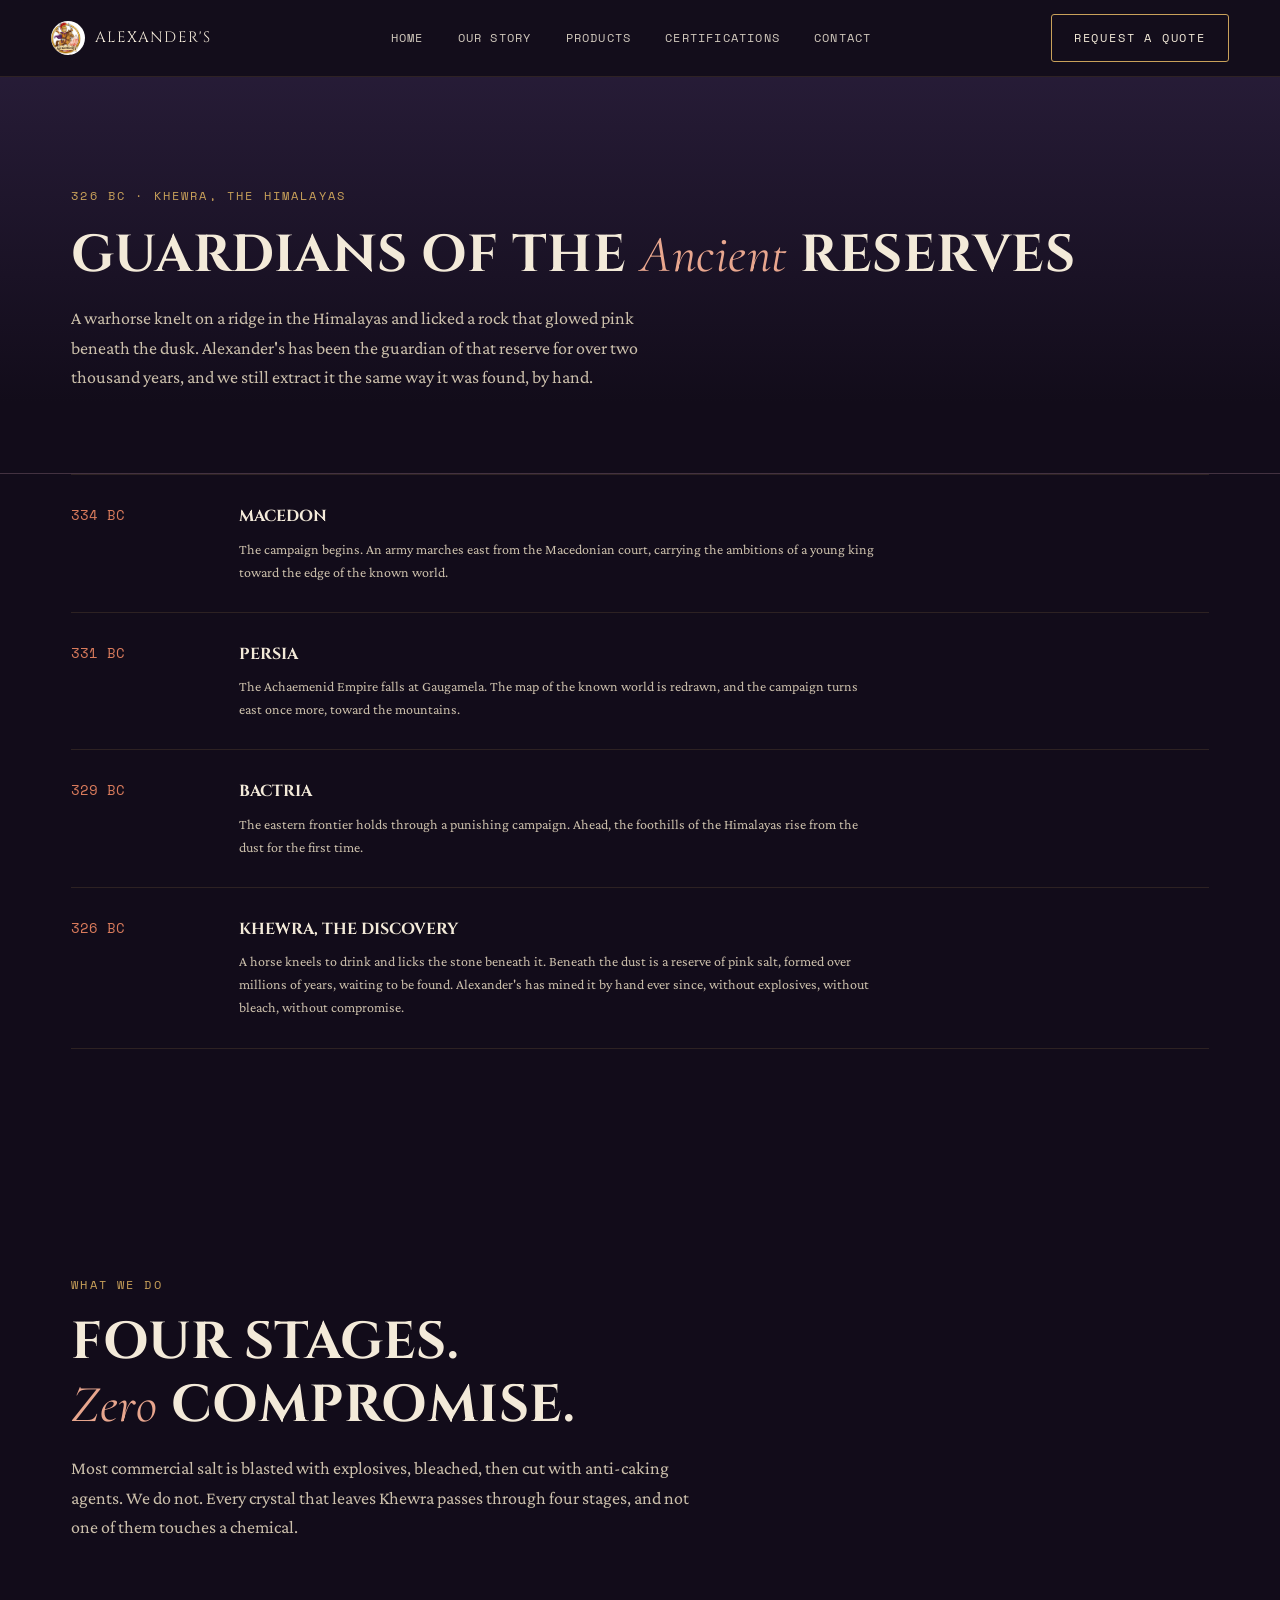
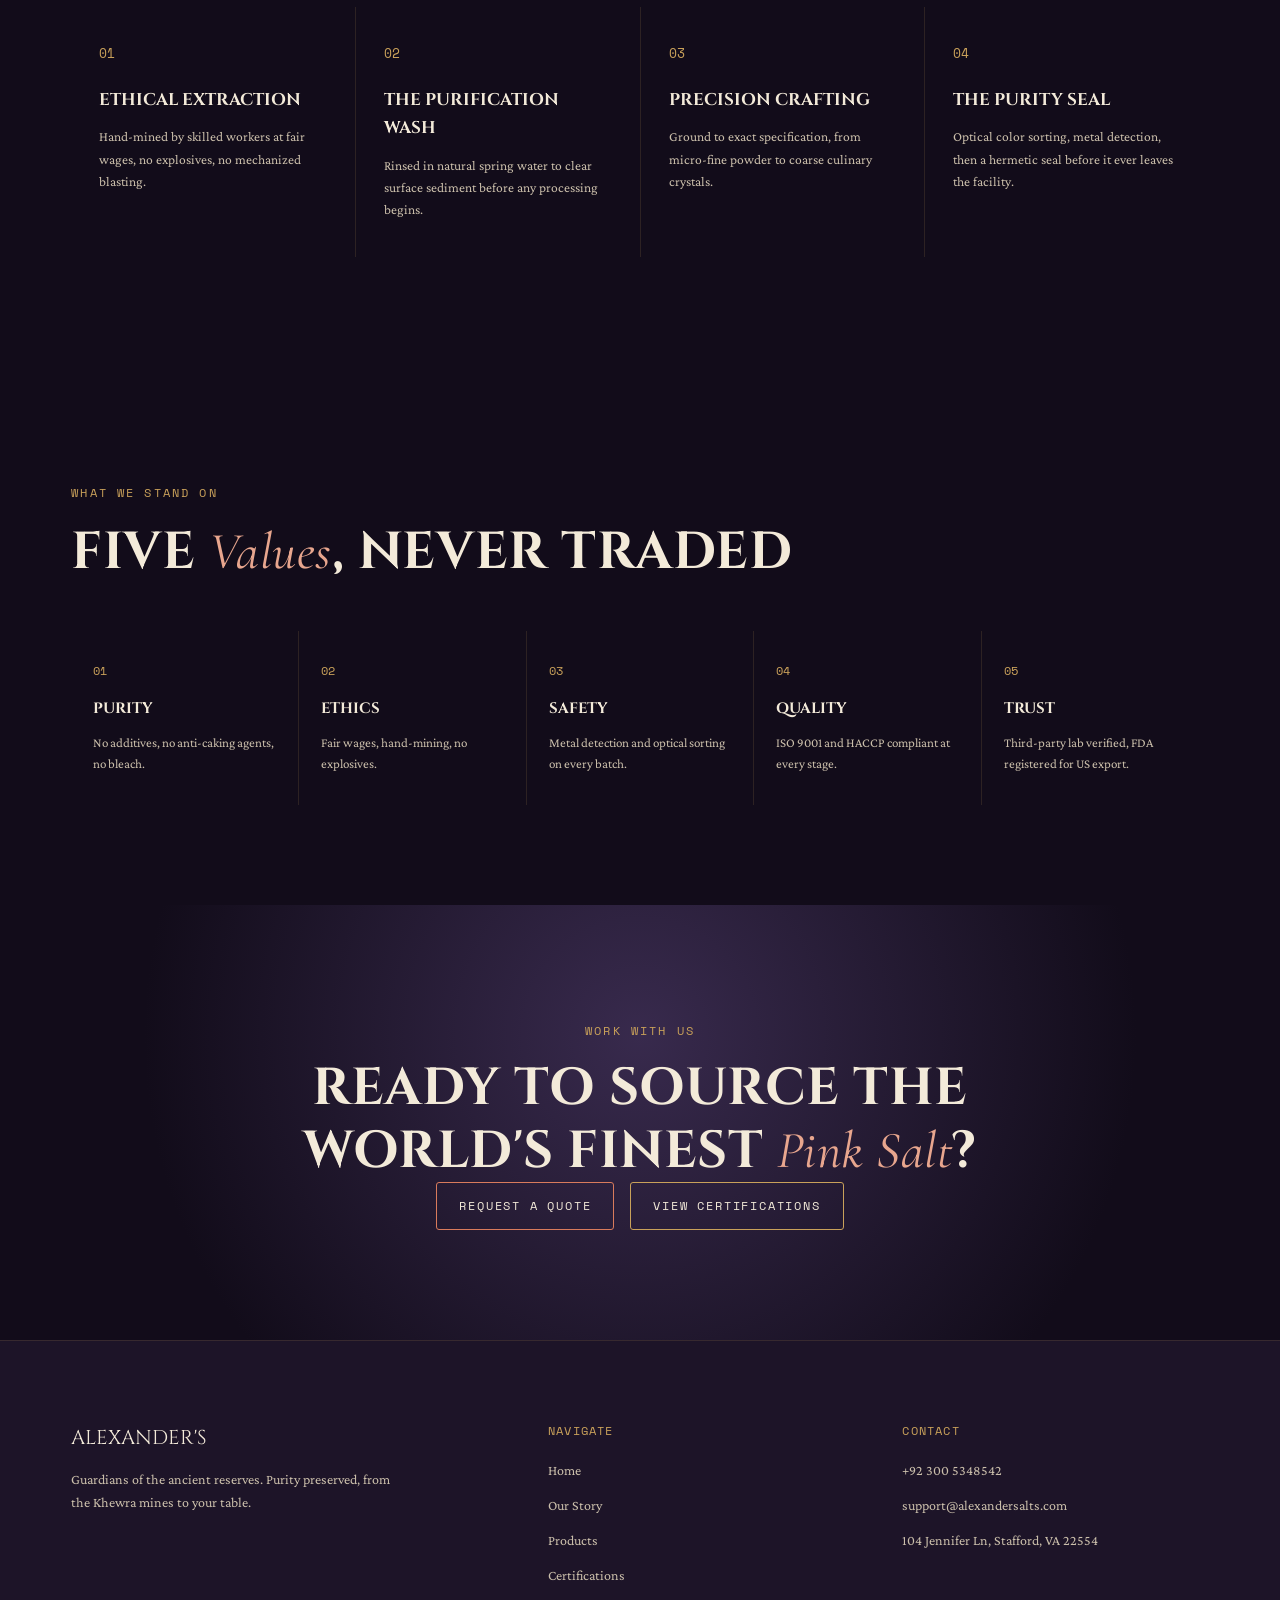
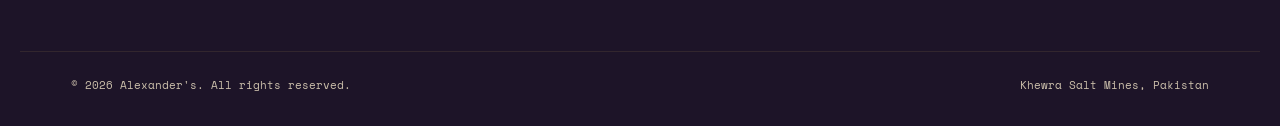
<file: about.html>
<!DOCTYPE html>
<html lang="en">
<head>
<meta charset="UTF-8">
<meta name="viewport" content="width=device-width, initial-scale=1.0">
<title>Our Story | Alexander's</title>
<meta name="description" content="In 326 BC, a warhorse discovered a rock that glowed pink beneath the Himalayan dusk. The story of Alexander's, guardians of that reserve ever since.">
<link rel="preconnect" href="https://fonts.googleapis.com">
<link rel="preconnect" href="https://fonts.gstatic.com" crossorigin>
<link href="https://fonts.googleapis.com/css2?family=Cinzel:wght@400;600;700;900&family=Cormorant+Garamond:ital@1&family=Crimson+Pro:ital,wght@0,400;0,500;0,600;1,400&family=Space+Mono:wght@400;700&display=swap" rel="stylesheet">
<link rel="stylesheet" href="css/style.css">
</head>
<body>

<nav class="site-nav is-solid" id="siteNav">
  <a href="index.html" class="site-nav__brand">
    <img src="assets/images/logo-badge-crop.jpeg" alt="Alexander's emblem">
    Alexander's
  </a>
  <div class="site-nav__links">
    <a href="index.html">Home</a>
    <a href="about.html">Our Story</a>
    <a href="products.html">Products</a>
    <a href="certifications.html">Certifications</a>
    <a href="contact.html">Contact</a>
  </div>
  <div class="site-nav__cta">
    <span class="site-nav__phone">+92 300 5348542</span>
    <a href="contact.html" class="btn">Request A Quote</a>
    <button class="nav-toggle" aria-label="Open menu">&#9776;</button>
  </div>
</nav>

<section class="page-hero">
  <div class="wrap">
    <span class="eyebrow">326 BC &middot; Khewra, The Himalayas</span>
    <h1 class="section-title" style="margin-top:14px;">Guardians Of The <span class="accent">Ancient</span> Reserves</h1>
    <p>A warhorse knelt on a ridge in the Himalayas and licked a rock that glowed pink beneath the dusk. Alexander's has been the guardian of that reserve for over two thousand years, and we still extract it the same way it was found, by hand.</p>
  </div>
</section>

<section class="timeline">
  <div class="wrap">
    <div class="timeline__row reveal">
      <div class="timeline__year">334 BC</div>
      <div>
        <h3>Macedon</h3>
        <p>The campaign begins. An army marches east from the Macedonian court, carrying the ambitions of a young king toward the edge of the known world.</p>
      </div>
    </div>
    <div class="timeline__row reveal">
      <div class="timeline__year">331 BC</div>
      <div>
        <h3>Persia</h3>
        <p>The Achaemenid Empire falls at Gaugamela. The map of the known world is redrawn, and the campaign turns east once more, toward the mountains.</p>
      </div>
    </div>
    <div class="timeline__row reveal">
      <div class="timeline__year">329 BC</div>
      <div>
        <h3>Bactria</h3>
        <p>The eastern frontier holds through a punishing campaign. Ahead, the foothills of the Himalayas rise from the dust for the first time.</p>
      </div>
    </div>
    <div class="timeline__row reveal">
      <div class="timeline__year">326 BC</div>
      <div>
        <h3>Khewra, the discovery</h3>
        <p>A horse kneels to drink and licks the stone beneath it. Beneath the dust is a reserve of pink salt, formed over millions of years, waiting to be found. Alexander's has mined it by hand ever since, without explosives, without bleach, without compromise.</p>
      </div>
    </div>
  </div>
</section>

<section class="process">
  <div class="wrap">
    <div class="process__head">
      <span class="eyebrow">What We Do</span>
      <h2 class="section-title" style="margin-top:14px;">Four Stages. <span class="accent">Zero</span> Compromise.</h2>
      <p>Most commercial salt is blasted with explosives, bleached, then cut with anti-caking agents. We do not. Every crystal that leaves Khewra passes through four stages, and not one of them touches a chemical.</p>
    </div>
    <div class="process__grid">
      <div class="process__step reveal"><div class="num">01</div><h3>Ethical Extraction</h3><p>Hand-mined by skilled workers at fair wages, no explosives, no mechanized blasting.</p></div>
      <div class="process__step reveal"><div class="num">02</div><h3>The Purification Wash</h3><p>Rinsed in natural spring water to clear surface sediment before any processing begins.</p></div>
      <div class="process__step reveal"><div class="num">03</div><h3>Precision Crafting</h3><p>Ground to exact specification, from micro-fine powder to coarse culinary crystals.</p></div>
      <div class="process__step reveal"><div class="num">04</div><h3>The Purity Seal</h3><p>Optical color sorting, metal detection, then a hermetic seal before it ever leaves the facility.</p></div>
    </div>
  </div>
</section>

<section class="values">
  <div class="wrap">
    <span class="eyebrow">What We Stand On</span>
    <h2 class="section-title" style="margin-top:14px;">Five <span class="accent">Values</span>, Never Traded</h2>
    <div class="values__grid">
      <div class="value-card reveal"><div class="num">01</div><h3>Purity</h3><p>No additives, no anti-caking agents, no bleach.</p></div>
      <div class="value-card reveal"><div class="num">02</div><h3>Ethics</h3><p>Fair wages, hand-mining, no explosives.</p></div>
      <div class="value-card reveal"><div class="num">03</div><h3>Safety</h3><p>Metal detection and optical sorting on every batch.</p></div>
      <div class="value-card reveal"><div class="num">04</div><h3>Quality</h3><p>ISO 9001 and HACCP compliant at every stage.</p></div>
      <div class="value-card reveal"><div class="num">05</div><h3>Trust</h3><p>Third-party lab verified, FDA registered for US export.</p></div>
    </div>
  </div>
</section>

<section class="cta-band">
  <div class="wrap">
    <span class="eyebrow">Work With Us</span>
    <h2 class="section-title" style="margin-top:14px;">Ready To Source The World's Finest <span class="accent">Pink Salt</span>?</h2>
    <div class="cta-band__actions">
      <a href="contact.html" class="btn btn--ember">Request A Quote</a>
      <a href="certifications.html" class="btn">View Certifications</a>
    </div>
  </div>
</section>

<footer class="site-footer" id="contact">
  <div class="wrap footer__grid">
    <div>
      <div class="footer__brand">Alexander's</div>
      <p class="footer__tagline">Guardians of the ancient reserves. Purity preserved, from the Khewra mines to your table.</p>
    </div>
    <div>
      <div class="footer__heading">Navigate</div>
      <div class="footer__links">
        <a href="index.html">Home</a>
        <a href="about.html">Our Story</a>
        <a href="products.html">Products</a>
        <a href="certifications.html">Certifications</a>
      </div>
    </div>
    <div>
      <div class="footer__heading">Contact</div>
      <div class="footer__contact">
        <a href="tel:+923005348542">+92 300 5348542</a>
        <a href="mailto:support@alexandersalts.com">support@alexandersalts.com</a>
        <span>104 Jennifer Ln, Stafford, VA 22554</span>
      </div>
    </div>
  </div>
  <div class="wrap footer__bottom">
    <span>&copy; 2026 Alexander's. All rights reserved.</span>
    <span>Khewra Salt Mines, Pakistan</span>
  </div>
</footer>

<script src="js/script.js"></script>
</body>
</html>
</file>
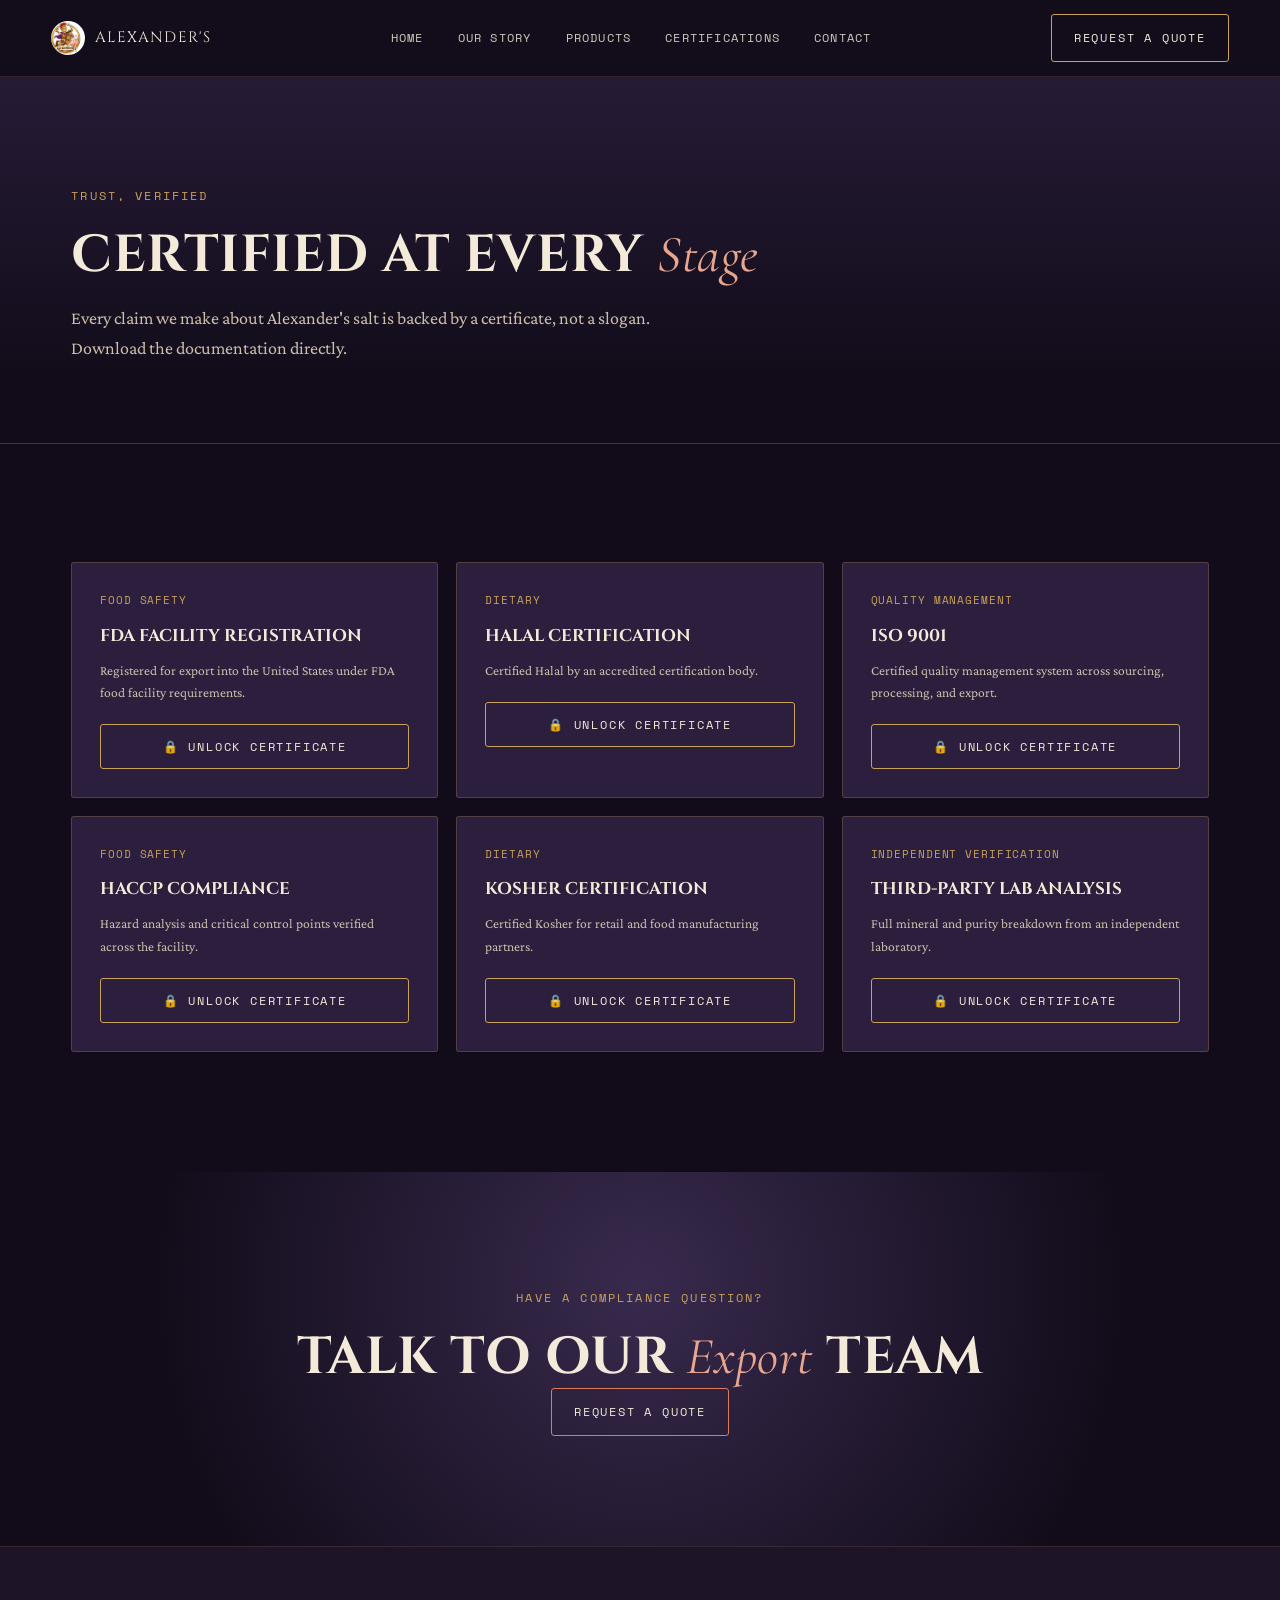
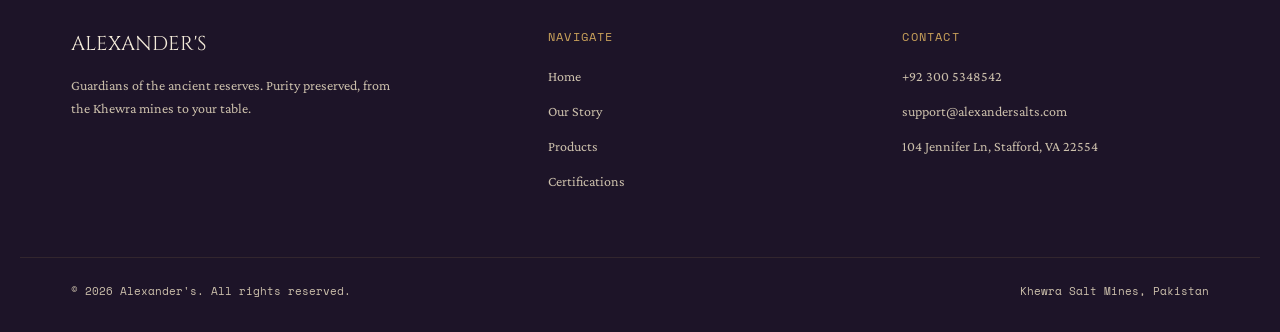
<file: certifications.html>
<!DOCTYPE html>
<html lang="en">
<head>
<meta charset="UTF-8">
<meta name="viewport" content="width=device-width, initial-scale=1.0">
<title>Certifications | Alexander's</title>
<meta name="description" content="FDA registration, Halal, ISO 9001, HACCP, Kosher certification, and independent lab purity analysis for Alexander's Himalayan pink salt.">
<link rel="preconnect" href="https://fonts.googleapis.com">
<link rel="preconnect" href="https://fonts.gstatic.com" crossorigin>
<link href="https://fonts.googleapis.com/css2?family=Cinzel:wght@400;600;700;900&family=Cormorant+Garamond:ital@1&family=Crimson+Pro:ital,wght@0,400;0,500;0,600;1,400&family=Space+Mono:wght@400;700&display=swap" rel="stylesheet">
<link rel="stylesheet" href="css/style.css">
</head>
<body>

<nav class="site-nav is-solid" id="siteNav">
  <a href="index.html" class="site-nav__brand">
    <img src="assets/images/logo-badge-crop.jpeg" alt="Alexander's emblem">
    Alexander's
  </a>
  <div class="site-nav__links">
    <a href="index.html">Home</a>
    <a href="about.html">Our Story</a>
    <a href="products.html">Products</a>
    <a href="certifications.html">Certifications</a>
    <a href="contact.html">Contact</a>
  </div>
  <div class="site-nav__cta">
    <span class="site-nav__phone">+92 300 5348542</span>
    <a href="contact.html" class="btn">Request A Quote</a>
    <button class="nav-toggle" aria-label="Open menu">&#9776;</button>
  </div>
</nav>

<section class="page-hero">
  <div class="wrap">
    <span class="eyebrow">Trust, Verified</span>
    <h1 class="section-title" style="margin-top:14px;">Certified At Every <span class="accent">Stage</span></h1>
    <p>Every claim we make about Alexander's salt is backed by a certificate, not a slogan. Download the documentation directly.</p>
  </div>
</section>

<section class="products" style="padding-top:70px;">
  <div class="wrap">
    <!--
      Real security lives server-side: wordpress/cert-password-gate.php
      is a WPCode snippet that checks the password and streams the PDF
      bytes directly, the files are never at a guessable public URL.
      data-cert-id below must match the $id keys in that PHP file.
      Until that snippet is installed, "Unlock" fails gracefully with
      a clear message, same pattern as the contact form.
    -->
    <div class="cert-page-grid">
      <div class="cert-card reveal">
        <div class="cert-card__label">Food Safety</div>
        <h3>FDA Facility Registration</h3>
        <p>Registered for export into the United States under FDA food facility requirements.</p>
        <button class="btn cert-unlock" data-cert-id="fda-registration" data-cert-name="FDA Facility Registration">&#128274; Unlock Certificate</button>
      </div>
      <div class="cert-card reveal">
        <div class="cert-card__label">Dietary</div>
        <h3>Halal Certification</h3>
        <p>Certified Halal by an accredited certification body.</p>
        <button class="btn cert-unlock" data-cert-id="halal-certification" data-cert-name="Halal Certification">&#128274; Unlock Certificate</button>
      </div>
      <div class="cert-card reveal">
        <div class="cert-card__label">Quality Management</div>
        <h3>ISO 9001</h3>
        <p>Certified quality management system across sourcing, processing, and export.</p>
        <button class="btn cert-unlock" data-cert-id="iso-9001" data-cert-name="ISO 9001">&#128274; Unlock Certificate</button>
      </div>
      <div class="cert-card reveal">
        <div class="cert-card__label">Food Safety</div>
        <h3>HACCP Compliance</h3>
        <p>Hazard analysis and critical control points verified across the facility.</p>
        <button class="btn cert-unlock" data-cert-id="haccp" data-cert-name="HACCP Compliance">&#128274; Unlock Certificate</button>
      </div>
      <div class="cert-card reveal">
        <div class="cert-card__label">Dietary</div>
        <h3>Kosher Certification</h3>
        <p>Certified Kosher for retail and food manufacturing partners.</p>
        <button class="btn cert-unlock" data-cert-id="kosher-certification" data-cert-name="Kosher Certification">&#128274; Unlock Certificate</button>
      </div>
      <div class="cert-card reveal">
        <div class="cert-card__label">Independent Verification</div>
        <h3>Third-Party Lab Analysis</h3>
        <p>Full mineral and purity breakdown from an independent laboratory.</p>
        <button class="btn cert-unlock" data-cert-id="lab-analysis" data-cert-name="Third-Party Lab Analysis">&#128274; Unlock Certificate</button>
      </div>
    </div>
  </div>
</section>

<div class="cert-modal" id="certModal" role="dialog" aria-modal="true" aria-hidden="true">
  <div class="cert-modal__backdrop" id="certModalBackdrop"></div>
  <div class="cert-modal__panel">
    <button class="cert-modal__close" id="certModalClose" aria-label="Close">&times;</button>

    <div class="cert-modal__gate" id="certGate">
      <div class="cert-modal__lock">&#128274;</div>
      <h3 id="certGateTitle">Enter Password</h3>
      <p>This certificate is restricted. Enter the password to view it.</p>
      <form id="certGateForm">
        <input type="password" id="certGatePassword" placeholder="Password" required autocomplete="current-password">
        <button type="submit" class="btn btn--ember">Unlock</button>
      </form>
      <div class="form-status" id="certGateStatus"></div>
    </div>

    <div class="cert-modal__viewer" id="certViewer" hidden>
      <iframe id="certPdfFrame" title="Certificate PDF"></iframe>
    </div>
  </div>
</div>

<section class="cta-band">
  <div class="wrap">
    <span class="eyebrow">Have A Compliance Question?</span>
    <h2 class="section-title" style="margin-top:14px;">Talk To Our <span class="accent">Export</span> Team</h2>
    <div class="cta-band__actions">
      <a href="contact.html" class="btn btn--ember">Request A Quote</a>
    </div>
  </div>
</section>

<footer class="site-footer" id="contact">
  <div class="wrap footer__grid">
    <div>
      <div class="footer__brand">Alexander's</div>
      <p class="footer__tagline">Guardians of the ancient reserves. Purity preserved, from the Khewra mines to your table.</p>
    </div>
    <div>
      <div class="footer__heading">Navigate</div>
      <div class="footer__links">
        <a href="index.html">Home</a>
        <a href="about.html">Our Story</a>
        <a href="products.html">Products</a>
        <a href="certifications.html">Certifications</a>
      </div>
    </div>
    <div>
      <div class="footer__heading">Contact</div>
      <div class="footer__contact">
        <a href="tel:+923005348542">+92 300 5348542</a>
        <a href="mailto:support@alexandersalts.com">support@alexandersalts.com</a>
        <span>104 Jennifer Ln, Stafford, VA 22554</span>
      </div>
    </div>
  </div>
  <div class="wrap footer__bottom">
    <span>&copy; 2026 Alexander's. All rights reserved.</span>
    <span>Khewra Salt Mines, Pakistan</span>
  </div>
</footer>

<script src="js/script.js"></script>
</body>
</html>
</file>
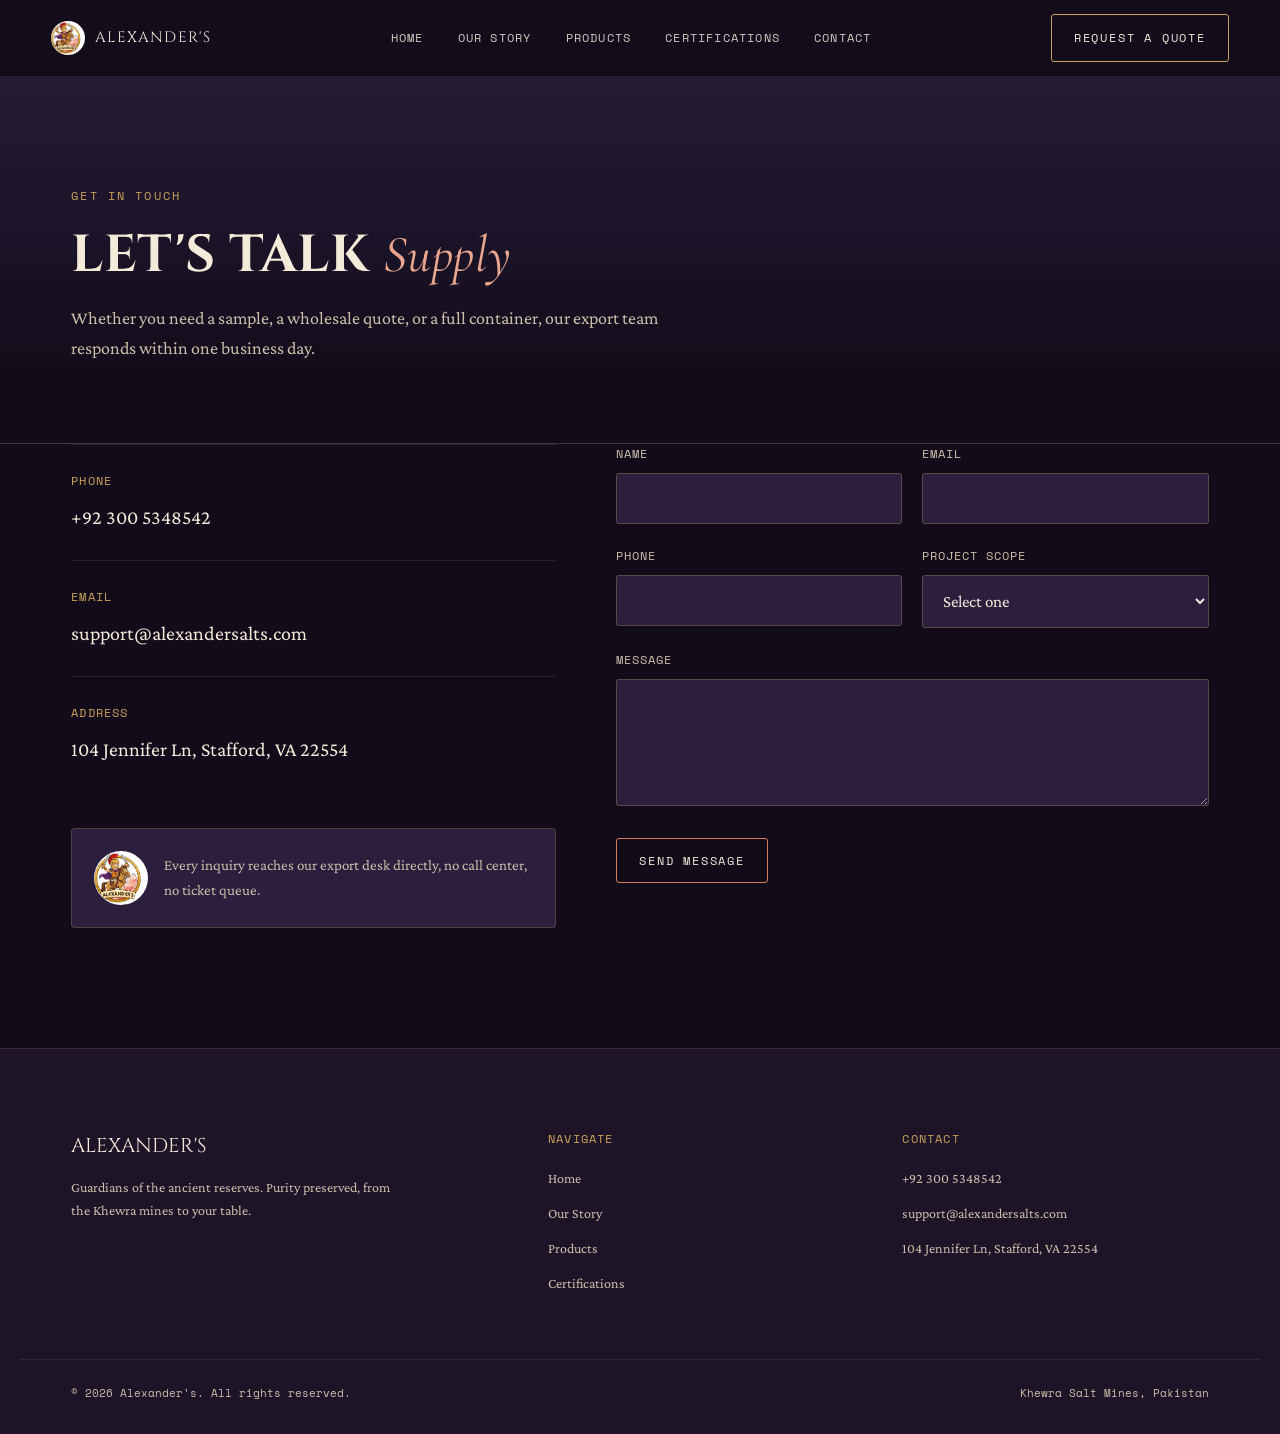
<file: contact.html>
<!DOCTYPE html>
<html lang="en">
<head>
<meta charset="UTF-8">
<meta name="viewport" content="width=device-width, initial-scale=1.0">
<title>Contact | Alexander's</title>
<meta name="description" content="Talk to Alexander's export team about wholesale pricing, bulk container orders, or certifications for Himalayan pink salt.">
<link rel="preconnect" href="https://fonts.googleapis.com">
<link rel="preconnect" href="https://fonts.gstatic.com" crossorigin>
<link href="https://fonts.googleapis.com/css2?family=Cinzel:wght@400;600;700;900&family=Cormorant+Garamond:ital@1&family=Crimson+Pro:ital,wght@0,400;0,500;0,600;1,400&family=Space+Mono:wght@400;700&display=swap" rel="stylesheet">
<link rel="stylesheet" href="css/style.css">
</head>
<body>

<nav class="site-nav is-solid" id="siteNav">
  <a href="index.html" class="site-nav__brand">
    <img src="assets/images/logo-badge-crop.jpeg" alt="Alexander's emblem">
    Alexander's
  </a>
  <div class="site-nav__links">
    <a href="index.html">Home</a>
    <a href="about.html">Our Story</a>
    <a href="products.html">Products</a>
    <a href="certifications.html">Certifications</a>
    <a href="contact.html">Contact</a>
  </div>
  <div class="site-nav__cta">
    <span class="site-nav__phone">+92 300 5348542</span>
    <a href="contact.html" class="btn">Request A Quote</a>
    <button class="nav-toggle" aria-label="Open menu">&#9776;</button>
  </div>
</nav>

<section class="page-hero">
  <div class="wrap">
    <span class="eyebrow">Get In Touch</span>
    <h1 class="section-title" style="margin-top:14px;">Let's Talk <span class="accent">Supply</span></h1>
    <p>Whether you need a sample, a wholesale quote, or a full container, our export team responds within one business day.</p>
  </div>
</section>

<section class="contact-section">
  <div class="wrap contact-grid">

    <div class="reveal">
      <div class="contact-info__item">
        <div class="contact-info__label">Phone</div>
        <div class="contact-info__value"><a href="tel:+923005348542">+92 300 5348542</a></div>
      </div>
      <div class="contact-info__item">
        <div class="contact-info__label">Email</div>
        <div class="contact-info__value"><a href="mailto:support@alexandersalts.com">support@alexandersalts.com</a></div>
      </div>
      <div class="contact-info__item">
        <div class="contact-info__label">Address</div>
        <div class="contact-info__value">104 Jennifer Ln, Stafford, VA 22554</div>
      </div>
      <div class="contact-info__badge">
        <img src="assets/images/logo-badge-crop.jpeg" alt="Alexander's emblem">
        <p>Every inquiry reaches our export desk directly, no call center, no ticket queue.</p>
      </div>
    </div>

    <div class="reveal">
      <!--
        WordPress deployment: this form posts to admin-post.php,
        handled by wordpress/contact-form-handler.php (a WPCode
        PHP snippet that emails the submission via wp_mail() to
        support@alexandersalts.com). Until that snippet is active,
        submitting here will fail gracefully to a mailto fallback,
        see js/script.js contactForm handler.
      -->
      <form id="contactForm" action="/wp-admin/admin-post.php" method="POST">
        <input type="hidden" name="action" value="alexanders_contact">
        <div class="form-row">
          <div class="form-field">
            <label for="name">Name</label>
            <input type="text" id="name" name="name" required>
          </div>
          <div class="form-field">
            <label for="email">Email</label>
            <input type="email" id="email" name="email" required>
          </div>
        </div>
        <div class="form-row">
          <div class="form-field">
            <label for="phone">Phone</label>
            <input type="tel" id="phone" name="phone">
          </div>
          <div class="form-field">
            <label for="scope">Project Scope</label>
            <select id="scope" name="scope" required>
              <option value="">Select one</option>
              <option value="Retail / Wholesale Inquiry">Retail / Wholesale Inquiry</option>
              <option value="Bulk Container Order (FCL/LCL)">Bulk Container Order (FCL/LCL)</option>
              <option value="Private Label">Private Label</option>
              <option value="Certifications Question">Certifications Question</option>
              <option value="General Inquiry">General Inquiry</option>
            </select>
          </div>
        </div>
        <div class="form-field">
          <label for="message">Message</label>
          <textarea id="message" name="message" rows="5" required></textarea>
        </div>
        <button type="submit" class="btn btn--ember">Send Message</button>
        <div class="form-status" id="formStatus" role="status"></div>
      </form>
    </div>

  </div>
</section>

<footer class="site-footer" id="contact">
  <div class="wrap footer__grid">
    <div>
      <div class="footer__brand">Alexander's</div>
      <p class="footer__tagline">Guardians of the ancient reserves. Purity preserved, from the Khewra mines to your table.</p>
    </div>
    <div>
      <div class="footer__heading">Navigate</div>
      <div class="footer__links">
        <a href="index.html">Home</a>
        <a href="about.html">Our Story</a>
        <a href="products.html">Products</a>
        <a href="certifications.html">Certifications</a>
      </div>
    </div>
    <div>
      <div class="footer__heading">Contact</div>
      <div class="footer__contact">
        <a href="tel:+923005348542">+92 300 5348542</a>
        <a href="mailto:support@alexandersalts.com">support@alexandersalts.com</a>
        <span>104 Jennifer Ln, Stafford, VA 22554</span>
      </div>
    </div>
  </div>
  <div class="wrap footer__bottom">
    <span>&copy; 2026 Alexander's. All rights reserved.</span>
    <span>Khewra Salt Mines, Pakistan</span>
  </div>
</footer>

<script src="js/script.js"></script>
</body>
</html>
</file>
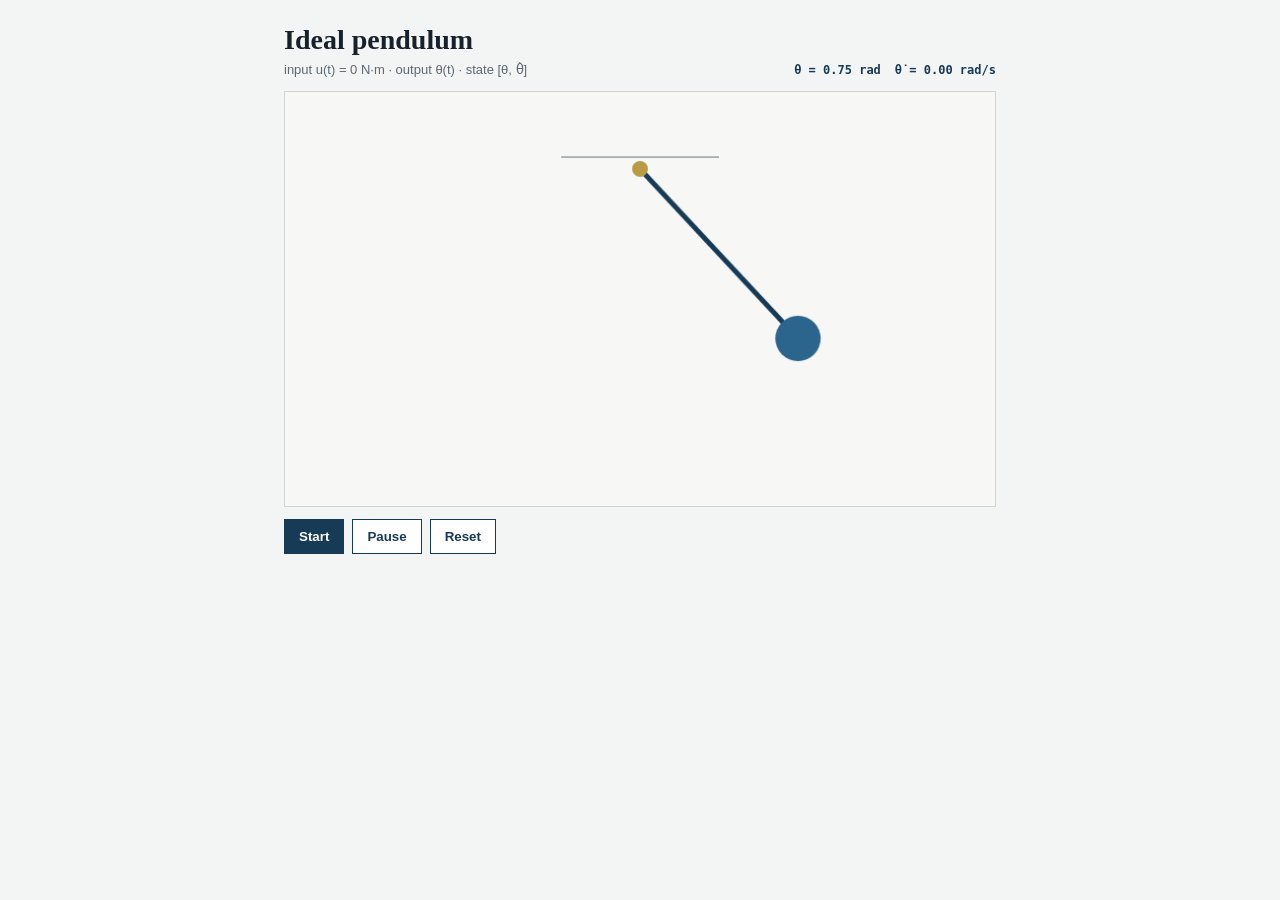
<file: pendulum.html>
<!doctype html>
<html lang="en">
<head>
  <meta charset="utf-8">
  <meta name="viewport" content="width=device-width, initial-scale=1">
  <title>Pendulum Starter</title>
  <style>
    :root { color-scheme: light; font-family: Arial, sans-serif; }
    * { box-sizing: border-box; }
    body { margin: 0; background: #f3f5f4; color: #17212b; }
    main { width: min(760px, 100%); margin: 0 auto; padding: 24px; }
    header { display: flex; justify-content: space-between; gap: 18px; align-items: end; margin-bottom: 14px; }
    h1 { margin: 0; font: 600 28px Georgia, serif; }
    p { margin: 6px 0 0; color: #5d6870; font-size: 13px; }
    .readout { display: flex; gap: 14px; color: #173b56; font: 700 12px ui-monospace, monospace; }
    canvas { display: block; width: 100%; height: auto; border: 1px solid #cfd5d2; background: #fff; }
    .controls { display: flex; gap: 8px; margin-top: 12px; }
    button { border: 1px solid #173b56; background: #173b56; color: white; cursor: pointer; padding: 9px 14px; font-weight: 700; }
    button:nth-child(2), button:nth-child(3) { background: white; color: #173b56; }
  </style>
</head>
<body>
  <main>
    <header>
      <div><h1>Ideal pendulum</h1><p>input u(t) = 0 N·m · output θ(t) · state [θ, θ̇]</p></div>
      <div class="readout"><span id="theta">θ = 0.75 rad</span><span id="omega">θ̇ = 0.00 rad/s</span></div>
    </header>
    <canvas id="scene" width="720" height="420" aria-label="Animated pendulum"></canvas>
    <div class="controls">
      <button id="start">Start</button>
      <button id="pause">Pause</button>
      <button id="reset">Reset</button>
    </div>
  </main>
  <script>
    const canvas = document.getElementById("scene");
    const ctx = canvas.getContext("2d");
    const thetaLabel = document.getElementById("theta");
    const omegaLabel = document.getElementById("omega");
    const g = 9.81;
    const length = 1.0;
    const mass = 1.0;
    const damping = 0.08;
    const fixedStep = 1 / 120;
    let theta = 0.75;
    let omega = 0;
    let running = false;
    let previousTime = 0;
    let accumulatedTime = 0;

    function resetState() {
      theta = 0.75;
      omega = 0;
      running = false;
      previousTime = 0;
      accumulatedTime = 0;
      draw();
    }

    function integrate(dt) {
      const appliedTorque = 0;
      const angularAcceleration = (appliedTorque - damping * omega - mass * g * length * Math.sin(theta)) / (mass * length * length);
      omega += angularAcceleration * dt;
      theta += omega * dt;
    }

    function draw() {
      const pivotX = canvas.width / 2;
      const pivotY = 78;
      const rodLength = 235;
      const bobX = pivotX + rodLength * Math.sin(theta);
      const bobY = pivotY + rodLength * Math.cos(theta);
      ctx.clearRect(0, 0, canvas.width, canvas.height);
      ctx.fillStyle = "#f7f8f6";
      ctx.fillRect(0, 0, canvas.width, canvas.height);
      ctx.strokeStyle = "#aab4b6";
      ctx.lineWidth = 2;
      ctx.beginPath(); ctx.moveTo(pivotX - 80, pivotY - 12); ctx.lineTo(pivotX + 80, pivotY - 12); ctx.stroke();
      ctx.strokeStyle = "#173b56";
      ctx.lineWidth = 5;
      ctx.beginPath(); ctx.moveTo(pivotX, pivotY); ctx.lineTo(bobX, bobY); ctx.stroke();
      ctx.fillStyle = "#2b648c";
      ctx.beginPath(); ctx.arc(bobX, bobY, 23, 0, Math.PI * 2); ctx.fill();
      ctx.fillStyle = "#b99a45";
      ctx.beginPath(); ctx.arc(pivotX, pivotY, 8, 0, Math.PI * 2); ctx.fill();
      thetaLabel.textContent = "θ = " + theta.toFixed(2) + " rad";
      omegaLabel.textContent = "θ̇ = " + omega.toFixed(2) + " rad/s";
    }

    function animate(time) {
      if (!previousTime) previousTime = time;
      if (running) {
        const elapsed = Math.min((time - previousTime) / 1000, 0.05);
        accumulatedTime = Math.min(accumulatedTime + elapsed, 0.1);
        while (accumulatedTime >= fixedStep) {
          integrate(fixedStep);
          accumulatedTime -= fixedStep;
        }
      }
      previousTime = time;
      draw();
      requestAnimationFrame(animate);
    }

    document.getElementById("start").addEventListener("click", () => { running = true; });
    document.getElementById("pause").addEventListener("click", () => { running = false; });
    document.getElementById("reset").addEventListener("click", resetState);
    resetState();
    requestAnimationFrame(animate);
  </script>
</body>
</html>
</file>
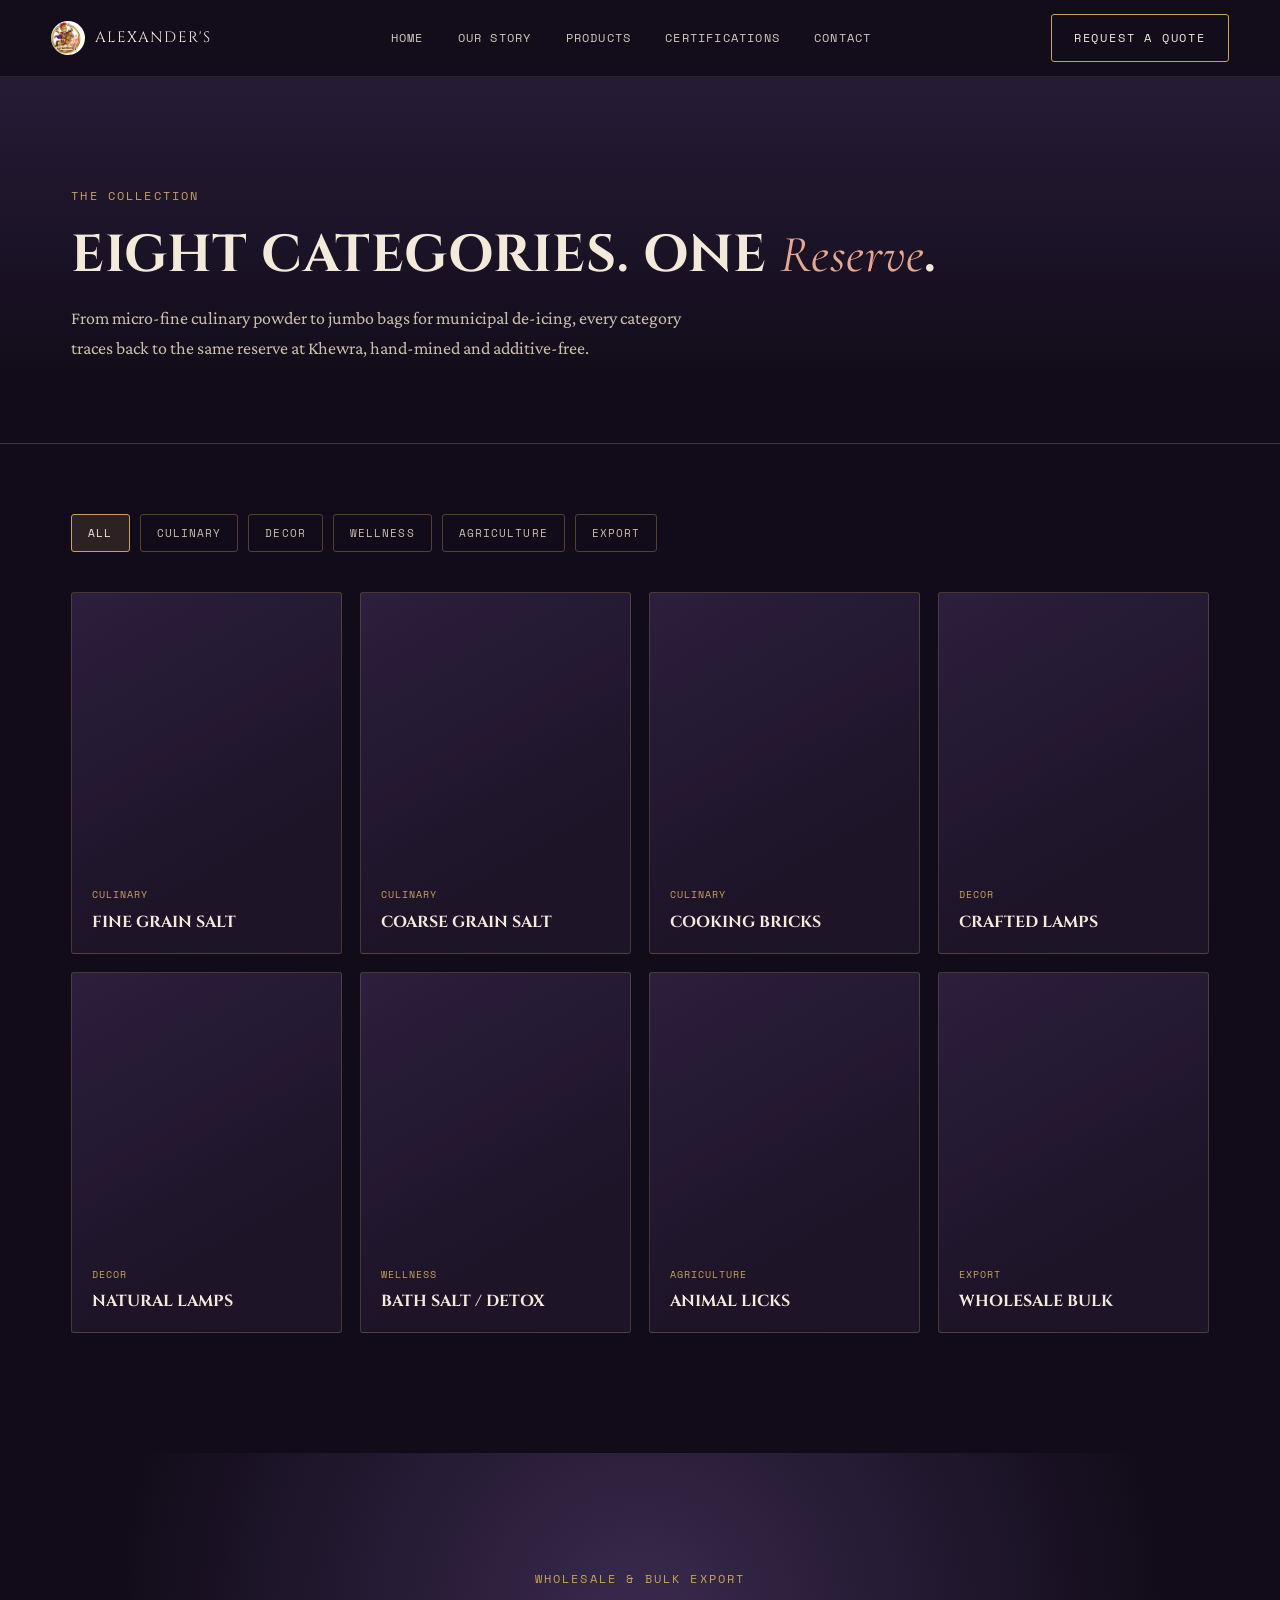
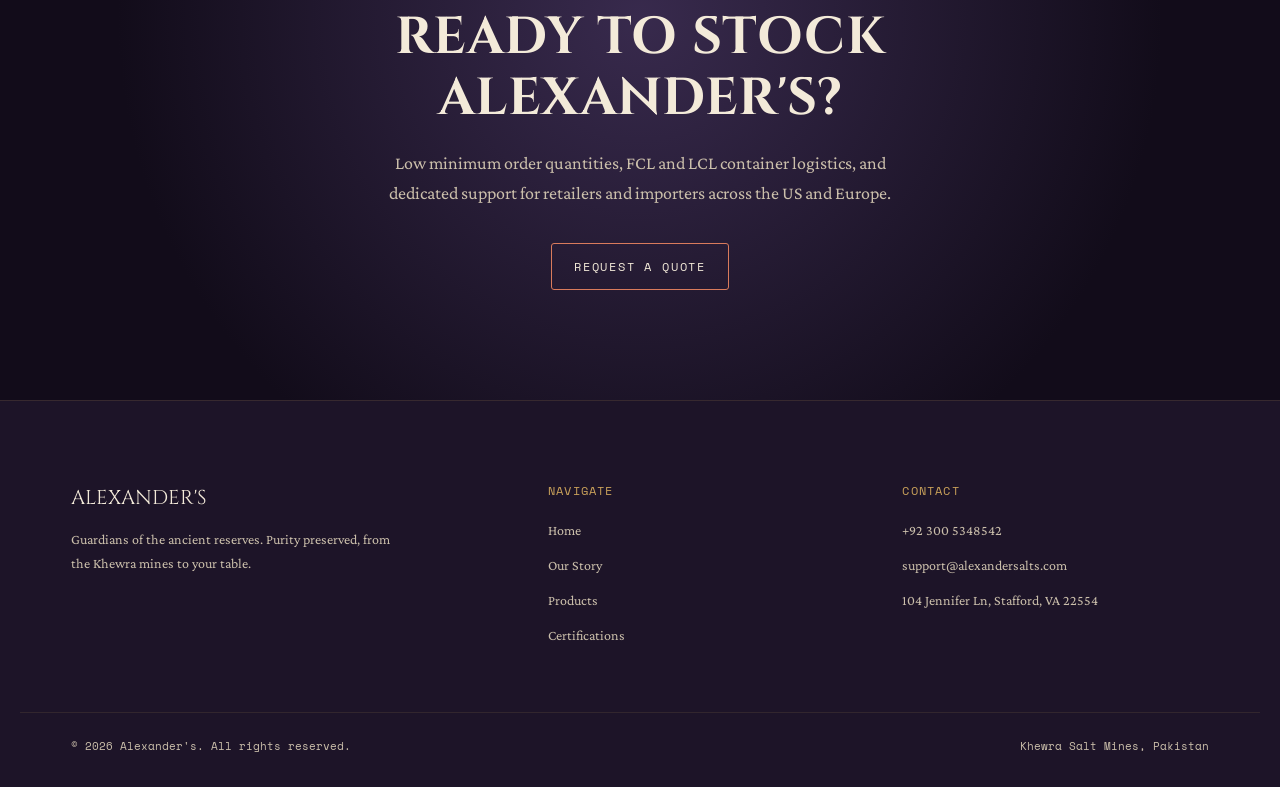
<file: products.html>
<!DOCTYPE html>
<html lang="en">
<head>
<meta charset="UTF-8">
<meta name="viewport" content="width=device-width, initial-scale=1.0">
<title>Products | Alexander's</title>
<meta name="description" content="Eight categories of Himalayan pink salt, from fine culinary grain to wholesale bulk export, all sourced from the Khewra Salt Mines of Pakistan.">
<link rel="preconnect" href="https://fonts.googleapis.com">
<link rel="preconnect" href="https://fonts.gstatic.com" crossorigin>
<link href="https://fonts.googleapis.com/css2?family=Cinzel:wght@400;600;700;900&family=Cormorant+Garamond:ital@1&family=Crimson+Pro:ital,wght@0,400;0,500;0,600;1,400&family=Space+Mono:wght@400;700&display=swap" rel="stylesheet">
<link rel="stylesheet" href="css/style.css">
</head>
<body>

<nav class="site-nav is-solid" id="siteNav">
  <a href="index.html" class="site-nav__brand">
    <img src="assets/images/logo-badge-crop.jpeg" alt="Alexander's emblem">
    Alexander's
  </a>
  <div class="site-nav__links">
    <a href="index.html">Home</a>
    <a href="about.html">Our Story</a>
    <a href="products.html">Products</a>
    <a href="certifications.html">Certifications</a>
    <a href="contact.html">Contact</a>
  </div>
  <div class="site-nav__cta">
    <span class="site-nav__phone">+92 300 5348542</span>
    <a href="contact.html" class="btn">Request A Quote</a>
    <button class="nav-toggle" aria-label="Open menu">&#9776;</button>
  </div>
</nav>

<section class="page-hero">
  <div class="wrap">
    <span class="eyebrow">The Collection</span>
    <h1 class="section-title" style="margin-top:14px;">Eight Categories. One <span class="accent">Reserve</span>.</h1>
    <p>From micro-fine culinary powder to jumbo bags for municipal de-icing, every category traces back to the same reserve at Khewra, hand-mined and additive-free.</p>
  </div>
</section>

<section class="products" style="padding-top:70px;">
  <div class="wrap">
    <div class="filter-bar" id="filterBar">
      <button class="filter-btn is-active" data-filter="all">All</button>
      <button class="filter-btn" data-filter="Culinary">Culinary</button>
      <button class="filter-btn" data-filter="Decor">Decor</button>
      <button class="filter-btn" data-filter="Wellness">Wellness</button>
      <button class="filter-btn" data-filter="Agriculture">Agriculture</button>
      <button class="filter-btn" data-filter="Export">Export</button>
    </div>
    <div class="products__grid" id="productsGrid">
      <div class="product-card reveal" data-category="Culinary"><div class="product-card__tag">Culinary</div><h3>Fine Grain Salt</h3></div>
      <div class="product-card reveal" data-category="Culinary"><div class="product-card__tag">Culinary</div><h3>Coarse Grain Salt</h3></div>
      <div class="product-card reveal" data-category="Culinary"><div class="product-card__tag">Culinary</div><h3>Cooking Bricks</h3></div>
      <div class="product-card reveal" data-category="Decor"><div class="product-card__tag">Decor</div><h3>Crafted Lamps</h3></div>
      <div class="product-card reveal" data-category="Decor"><div class="product-card__tag">Decor</div><h3>Natural Lamps</h3></div>
      <div class="product-card reveal" data-category="Wellness"><div class="product-card__tag">Wellness</div><h3>Bath Salt / Detox</h3></div>
      <div class="product-card reveal" data-category="Agriculture"><div class="product-card__tag">Agriculture</div><h3>Animal Licks</h3></div>
      <div class="product-card reveal" data-category="Export"><div class="product-card__tag">Export</div><h3>Wholesale Bulk</h3></div>
    </div>
  </div>
</section>

<section class="cta-band">
  <div class="wrap">
    <span class="eyebrow">Wholesale &amp; Bulk Export</span>
    <h2 class="section-title" style="margin-top:14px;">Ready To Stock Alexander's?</h2>
    <p>Low minimum order quantities, FCL and LCL container logistics, and dedicated support for retailers and importers across the US and Europe.</p>
    <div class="cta-band__actions">
      <a href="contact.html" class="btn btn--ember">Request A Quote</a>
    </div>
  </div>
</section>

<footer class="site-footer" id="contact">
  <div class="wrap footer__grid">
    <div>
      <div class="footer__brand">Alexander's</div>
      <p class="footer__tagline">Guardians of the ancient reserves. Purity preserved, from the Khewra mines to your table.</p>
    </div>
    <div>
      <div class="footer__heading">Navigate</div>
      <div class="footer__links">
        <a href="index.html">Home</a>
        <a href="about.html">Our Story</a>
        <a href="products.html">Products</a>
        <a href="certifications.html">Certifications</a>
      </div>
    </div>
    <div>
      <div class="footer__heading">Contact</div>
      <div class="footer__contact">
        <a href="tel:+923005348542">+92 300 5348542</a>
        <a href="mailto:support@alexandersalts.com">support@alexandersalts.com</a>
        <span>104 Jennifer Ln, Stafford, VA 22554</span>
      </div>
    </div>
  </div>
  <div class="wrap footer__bottom">
    <span>&copy; 2026 Alexander's. All rights reserved.</span>
    <span>Khewra Salt Mines, Pakistan</span>
  </div>
</footer>

<script src="js/script.js"></script>
</body>
</html>
</file>
<file: css/style.css>
/* ============================================================
   ALEXANDER'S — design system
   Fonts: Unbounded (display), Instrument Serif italic (accent word),
   Work Sans (body), Space Mono (labels/UI)
   ============================================================ */

:root {
  --void: #120c1a;
  --stone: #1d1428;
  --stone-2: #2b1f3d;
  --dusk-lighter: #382a4d;
  --parchment: #f3ead9;
  --parchment-dim: #cbbfab;
  --salt-pink: #e8a68e;
  --bronze: #c9a15a;
  --bronze-dark: #a9803f;
  --clay: #b8593f;
  --ember: #d97b5c;

  --font-display: 'Cinzel', serif;
  --font-accent: 'Cormorant Garamond', serif;
  --font-body: 'Crimson Pro', serif;
  --font-mono: 'Space Mono', monospace;

  --container: 1240px;
  --edge: clamp(16px, 4vw, 64px);
}

* { margin: 0; padding: 0; box-sizing: border-box; }

html { scroll-behavior: smooth; }

body {
  background: var(--void);
  color: var(--parchment);
  font-family: var(--font-body);
  font-size: 18px;
  font-weight: 400;
  line-height: 1.65;
  overflow-x: hidden;
}

img { max-width: 100%; display: block; }

a { color: inherit; text-decoration: none; }

.accent {
  font-family: var(--font-accent);
  font-style: italic;
  font-weight: 400;
  text-transform: none;
  color: var(--salt-pink);
}

.eyebrow {
  font-family: var(--font-mono);
  font-size: 12px;
  letter-spacing: 0.18em;
  text-transform: uppercase;
  color: var(--bronze);
}

.section-title {
  font-family: var(--font-display);
  font-weight: 700;
  text-transform: uppercase;
  font-size: clamp(30px, 4.2vw, 52px);
  line-height: 1.18;
  letter-spacing: 0.01em;
  color: var(--parchment);
  text-wrap: balance;
}

/* ---------- scroll-reveal utility, used site-wide ---------- */
.reveal {
  opacity: 0;
  transform: translateY(28px);
  transition: opacity 0.7s ease, transform 0.7s ease;
}
.reveal.is-visible { opacity: 1; transform: none; }
@media (prefers-reduced-motion: reduce) {
  .reveal { opacity: 1; transform: none; transition: none; }
}

.wrap { max-width: var(--container); margin: 0 auto; padding: 0 var(--edge); }

/* ---------- buttons: thin bordered tags, never filled ---------- */
.btn {
  display: inline-flex;
  align-items: center;
  gap: 8px;
  font-family: var(--font-mono);
  font-size: 12px;
  letter-spacing: 0.15em;
  text-transform: uppercase;
  padding: 13px 22px;
  border: 1px solid var(--bronze);
  border-radius: 3px;
  color: var(--parchment);
  background: transparent;
  transition: background 0.25s ease, color 0.25s ease, border-color 0.25s ease;
  cursor: pointer;
}
.btn:hover {
  background: rgba(201, 161, 90, 0.12);
  border-color: var(--bronze);
}
.btn--ember { border-color: var(--ember); }
.btn--ember:hover { background: rgba(217, 123, 92, 0.14); }
.btn--light { border-color: var(--void); color: var(--void); }
.btn--light:hover { background: rgba(18, 12, 26, 0.08); }

/* ---------- nav ---------- */
.site-nav {
  position: fixed;
  top: 0; left: 0; right: 0;
  z-index: 500;
  display: flex;
  align-items: center;
  justify-content: space-between;
  padding: 20px var(--edge);
  background: transparent;
  transition: background 0.35s ease, padding 0.35s ease, border-color 0.35s ease;
  border-bottom: 1px solid transparent;
}
.site-nav.is-solid {
  background: rgba(18, 12, 26, 0.92);
  backdrop-filter: blur(10px);
  padding: 14px var(--edge);
  border-bottom-color: rgba(201, 161, 90, 0.15);
}
.site-nav__brand {
  font-family: var(--font-display);
  font-size: 15px;
  letter-spacing: 0.08em;
  text-transform: uppercase;
  color: var(--parchment);
  display: flex;
  align-items: center;
  gap: 10px;
}
.site-nav__brand img { width: 34px; height: 34px; border-radius: 50%; }
.site-nav__links {
  display: flex;
  gap: 34px;
  font-family: var(--font-mono);
  font-size: 12px;
  letter-spacing: 0.1em;
  text-transform: uppercase;
}
.site-nav__links a { opacity: 0.85; transition: opacity 0.2s ease; }
.site-nav__links a:hover { opacity: 1; color: var(--salt-pink); }
.site-nav__cta { display: flex; align-items: center; gap: 22px; }
.site-nav__phone { font-family: var(--font-mono); font-size: 12px; color: var(--parchment-dim); display: none; }
.nav-toggle { display: none; background: none; border: none; color: var(--parchment); font-size: 22px; cursor: pointer; }

@media (max-width: 900px) {
  .site-nav__links, .site-nav__phone { display: none; }
  .nav-toggle { display: block; }
}

/* ============================================================
   THE JOURNEY — map-slide sequence with a traveling route marker
   ============================================================ */
.journey {
  position: relative;
  height: 100vh;
  overflow: hidden;
  background: var(--void);
}
.journey__stage { position: relative; width: 100%; height: 100%; }

.journey__canvas {
  position: absolute;
  inset: 0;
  z-index: 3;
  pointer-events: none;
  opacity: 0.9;
}

.journey__slide {
  position: absolute;
  inset: 0;
  opacity: 0;
  visibility: hidden;
  transition: opacity 0.85s ease;
  z-index: 1;
}
.journey__slide.is-active { opacity: 1; visibility: visible; z-index: 2; }
.journey__bg, .journey__bg img {
  position: absolute; inset: 0; width: 100%; height: 100%;
  object-fit: cover; object-position: center;
}
.journey__bg img {
  transform: scale(1.04);
  transition: transform 8s ease;
}
.journey__slide.is-active .journey__bg img { transform: scale(1.12); }

.journey__overlay {
  position: absolute;
  inset: 0;
  background: linear-gradient(180deg, rgba(9,6,13,0.5) 0%, rgba(9,6,13,0.28) 35%, rgba(9,6,13,0.55) 100%);
}
.journey__overlay--warm {
  background: linear-gradient(180deg, rgba(43,25,20,0.45) 0%, rgba(9,6,13,0.3) 40%, rgba(9,6,13,0.6) 100%);
}
.journey__overlay--discovery {
  background: radial-gradient(circle at 50% 50%, rgba(9,6,13,0.15), rgba(9,6,13,0.75) 78%);
}

.journey__text {
  position: absolute;
  max-width: 420px;
  z-index: 4;
  opacity: 0;
  transform: translateY(16px);
  transition: opacity 0.6s ease 0.25s, transform 0.6s ease 0.25s;
}
.journey__slide.is-active .journey__text { opacity: 1; transform: translateY(0); }
.journey__text .eyebrow { display: block; margin-bottom: 14px; }
.journey__text h1 {
  font-family: var(--font-display);
  font-weight: 900;
  text-transform: uppercase;
  font-size: clamp(32px, 5.6vw, 68px);
  line-height: 1.05;
  color: var(--parchment);
}
.journey__text h2 {
  font-family: var(--font-display);
  font-weight: 700;
  text-transform: uppercase;
  font-size: clamp(26px, 3.6vw, 44px);
  line-height: 1.1;
  color: var(--parchment);
}
.journey__text p {
  margin-top: 14px;
  font-size: 16px;
  color: var(--parchment-dim);
  font-weight: 400;
}
.journey__text .badge {
  display: inline-flex;
  align-items: center;
  gap: 10px;
  margin-bottom: 18px;
  padding: 6px 16px 6px 6px;
  border: 1px solid rgba(201,161,90,0.4);
  border-radius: 999px;
  background: rgba(9,6,13,0.5);
}
.journey__text .badge img { width: 32px; height: 32px; border-radius: 50%; object-fit: cover; }
.journey__text .badge span {
  font-family: var(--font-mono);
  font-size: 10px;
  letter-spacing: 0.1em;
  text-transform: uppercase;
  color: var(--parchment-dim);
}

/* the route line + traveling marker sit above every slide */
.journey__route {
  position: absolute;
  inset: 0;
  width: 100%;
  height: 100%;
  z-index: 5;
  pointer-events: none;
}
.journey__route path {
  stroke-dasharray: 1;
  stroke-dashoffset: 1;
  filter: drop-shadow(0 0 6px rgba(201,161,90,0.6));
}
.journey__marker {
  position: absolute;
  left: 50%; top: 86%;
  transform: translate(-50%, -50%);
  z-index: 6;
  color: var(--ember);
  font-size: 20px;
  text-shadow: 0 0 10px rgba(217,123,92,0.8), 0 0 2px rgba(0,0,0,0.6);
  pointer-events: none;
  transition: none;
}

.journey__progress {
  position: absolute;
  right: clamp(16px, 3vw, 40px);
  top: 50%;
  transform: translateY(-50%);
  z-index: 7;
  display: flex;
  flex-direction: column;
  gap: 10px;
}
.journey__progress .dot {
  width: 7px; height: 7px;
  border-radius: 50%;
  background: rgba(243,234,217,0.3);
  transition: background 0.3s ease, transform 0.3s ease;
}
.journey__progress .dot.is-active { background: var(--salt-pink); transform: scale(1.4); }

.journey__arrow {
  position: absolute;
  left: 50%;
  transform: translateX(-50%);
  z-index: 7;
  width: 38px; height: 38px;
  border-radius: 50%;
  border: 1px solid rgba(201,161,90,0.4);
  background: rgba(9,6,13,0.5);
  color: var(--parchment);
  font-size: 15px;
  cursor: pointer;
  display: flex; align-items: center; justify-content: center;
  transition: border-color 0.2s ease, opacity 0.2s ease;
}
.journey__arrow:hover { border-color: var(--bronze); }
.journey__arrow:disabled { opacity: 0.25; cursor: default; }
.journey__arrow--up { top: 24px; }
.journey__arrow--down { bottom: 24px; }

.journey__scrollcue {
  position: absolute;
  left: 50%;
  bottom: 5vh;
  transform: translateX(-50%);
  font-family: var(--font-mono);
  font-size: 11px;
  letter-spacing: 0.2em;
  text-transform: uppercase;
  color: var(--parchment-dim);
  display: flex;
  flex-direction: column;
  align-items: center;
  gap: 10px;
  z-index: 7;
  transition: opacity 0.4s ease;
}
.journey__scrollcue .line {
  width: 1px; height: 34px;
  background: linear-gradient(180deg, var(--bronze), transparent);
  animation: cue-drop 1.8s ease-in-out infinite;
}
@keyframes cue-drop {
  0% { transform: scaleY(0.3); opacity: 0.3; }
  50% { transform: scaleY(1); opacity: 1; }
  100% { transform: scaleY(0.3); opacity: 0.3; }
}

.no-js .journey { height: auto; }
.no-js .journey__slide { position: relative; opacity: 1; visibility: visible; height: 100vh; }
.no-js .journey__route, .no-js .journey__marker, .no-js .journey__progress,
.no-js .journey__arrow, .no-js .journey__canvas { display: none; }


/* ============================================================
   STATS BAR
   ============================================================ */
.stats {
  background: var(--stone);
  border-top: 1px solid rgba(201,161,90,0.15);
  border-bottom: 1px solid rgba(201,161,90,0.15);
  padding: 48px 0;
}
.stats__grid {
  display: grid;
  grid-template-columns: repeat(4, 1fr);
  gap: 24px;
}
.stat__num {
  font-family: var(--font-display);
  font-size: clamp(28px, 3.4vw, 42px);
  color: var(--salt-pink);
}
.stat__label {
  margin-top: 8px;
  font-family: var(--font-mono);
  font-size: 12px;
  letter-spacing: 0.06em;
  color: var(--parchment-dim);
}
@media (max-width: 800px) {
  .stats__grid { grid-template-columns: repeat(2, 1fr); }
}

/* ============================================================
   PROCESS
   ============================================================ */
.process { padding: 120px 0; background: var(--void); }
.process__head { max-width: 640px; margin-bottom: 64px; }
.process__head p { margin-top: 18px; color: var(--parchment-dim); }
.process__grid {
  display: grid;
  grid-template-columns: repeat(4, 1fr);
  gap: 1px;
  background: rgba(201,161,90,0.15);
}
.process__step {
  background: var(--void);
  padding: 36px 28px;
}
.process__step .num {
  font-family: var(--font-mono);
  font-size: 13px;
  color: var(--bronze);
}
.process__step h3 {
  margin-top: 22px;
  font-family: var(--font-display);
  text-transform: uppercase;
  font-size: 17px;
  color: var(--parchment);
}
.process__step p {
  margin-top: 12px;
  font-size: 13.5px;
  color: var(--parchment-dim);
}
@media (max-width: 900px) {
  .process__grid { grid-template-columns: 1fr; }
}

/* ============================================================
   PRODUCTS
   ============================================================ */
.products { padding: 0 0 120px; background: var(--void); }
.products__head {
  display: flex;
  justify-content: space-between;
  align-items: flex-end;
  gap: 24px;
  margin-bottom: 48px;
  flex-wrap: wrap;
}
.products__grid {
  display: grid;
  grid-template-columns: repeat(4, 1fr);
  gap: 18px;
}
.product-card {
  position: relative;
  aspect-ratio: 3/4;
  border: 1px solid rgba(201,161,90,0.25);
  border-radius: 3px;
  padding: 20px;
  display: flex;
  flex-direction: column;
  justify-content: flex-end;
  background: linear-gradient(150deg, var(--stone-2), var(--stone) 70%);
  overflow: hidden;
  transition: border-color 0.25s ease, transform 0.25s ease;
}
.product-card:hover { border-color: var(--bronze); transform: translateY(-4px); }
.product-card__icon {
  position: absolute;
  top: 22px; left: 20px;
  width: 30px; height: 30px;
  opacity: 0.85;
}
.product-card__tag {
  font-family: var(--font-mono);
  font-size: 10px;
  letter-spacing: 0.1em;
  text-transform: uppercase;
  color: var(--bronze);
  margin-bottom: 8px;
}
.product-card h3 {
  font-family: var(--font-display);
  text-transform: uppercase;
  font-size: 16px;
  line-height: 1.3;
  color: var(--parchment);
}
@media (max-width: 1000px) { .products__grid { grid-template-columns: repeat(2, 1fr); } }
@media (max-width: 560px) { .products__grid { grid-template-columns: 1fr 1fr; gap: 12px; } }

/* ============================================================
   CERTIFICATIONS STRIP
   ============================================================ */
.certs {
  background: var(--stone);
  padding: 64px 0;
  border-top: 1px solid rgba(201,161,90,0.15);
}
.certs__grid {
  margin-top: 32px;
  display: flex;
  flex-wrap: wrap;
  gap: 12px;
}
.cert-chip {
  font-family: var(--font-mono);
  font-size: 12px;
  letter-spacing: 0.06em;
  text-transform: uppercase;
  padding: 12px 18px;
  border: 1px solid rgba(201,161,90,0.35);
  border-radius: 3px;
  color: var(--parchment-dim);
}

/* ============================================================
   CTA BANNER
   ============================================================ */
.cta-band {
  padding: 110px 0;
  text-align: center;
  background: radial-gradient(circle at 50% 30%, var(--dusk-lighter), var(--void) 70%);
}
.cta-band h2 { max-width: 760px; margin: 0 auto; }
.cta-band p { max-width: 520px; margin: 20px auto 34px; color: var(--parchment-dim); }
.cta-band__actions { display: flex; gap: 16px; justify-content: center; flex-wrap: wrap; }

/* ============================================================
   INNER PAGE HERO (About, Products, Certifications, Contact)
   ============================================================ */
.page-hero {
  padding: 180px 0 80px;
  background: linear-gradient(180deg, var(--stone-2), var(--void) 85%);
  border-bottom: 1px solid rgba(201,161,90,0.15);
}
.page-hero p { max-width: 620px; margin-top: 18px; color: var(--parchment-dim); }

/* ============================================================
   VALUES GRID (About)
   ============================================================ */
.values { padding: 100px 0; background: var(--void); }
.values__grid {
  margin-top: 48px;
  display: grid;
  grid-template-columns: repeat(5, 1fr);
  gap: 1px;
  background: rgba(201,161,90,0.15);
}
.value-card { background: var(--void); padding: 30px 22px; }
.value-card .num { font-family: var(--font-mono); font-size: 12px; color: var(--bronze); }
.value-card h3 { margin-top: 16px; font-family: var(--font-display); text-transform: uppercase; font-size: 15px; }
.value-card p { margin-top: 10px; font-size: 13px; color: var(--parchment-dim); }
@media (max-width: 900px) { .values__grid { grid-template-columns: repeat(2, 1fr); } }

/* ============================================================
   STORY TIMELINE (About)
   ============================================================ */
.timeline { padding: 0 0 100px; background: var(--void); }
.timeline__row {
  display: grid;
  grid-template-columns: 140px 1fr;
  gap: 28px;
  padding: 28px 0;
  border-top: 1px solid rgba(201,161,90,0.15);
}
.timeline__row:last-child { border-bottom: 1px solid rgba(201,161,90,0.15); }
.timeline__year { font-family: var(--font-mono); color: var(--ember); font-size: 14px; }
.timeline__row h3 { font-family: var(--font-display); text-transform: uppercase; font-size: 16px; margin-bottom: 8px; }
.timeline__row p { color: var(--parchment-dim); font-size: 14px; max-width: 640px; }

/* ============================================================
   PRODUCT FILTERS (Products page)
   ============================================================ */
.filter-bar { display: flex; flex-wrap: wrap; gap: 10px; margin-bottom: 40px; }
.filter-btn {
  font-family: var(--font-mono);
  font-size: 11px;
  letter-spacing: 0.1em;
  text-transform: uppercase;
  padding: 10px 16px;
  border: 1px solid rgba(201,161,90,0.35);
  border-radius: 3px;
  background: transparent;
  color: var(--parchment-dim);
  cursor: pointer;
  transition: all 0.2s ease;
}
.filter-btn:hover { border-color: var(--bronze); color: var(--parchment); }
.filter-btn.is-active { border-color: var(--bronze); background: rgba(201,161,90,0.14); color: var(--parchment); }
.product-card.is-hidden { display: none; }

/* ============================================================
   CERTIFICATIONS PAGE
   ============================================================ */
.cert-page-grid {
  margin-top: 48px;
  display: grid;
  grid-template-columns: repeat(3, 1fr);
  gap: 18px;
}
.cert-card {
  border: 1px solid rgba(201,161,90,0.25);
  border-radius: 3px;
  padding: 28px;
  background: var(--stone-2);
}
.cert-card__label { font-family: var(--font-mono); font-size: 11px; color: var(--bronze); text-transform: uppercase; letter-spacing: 0.08em; }
.cert-card h3 { margin-top: 12px; font-family: var(--font-display); text-transform: uppercase; font-size: 17px; }
.cert-card p { margin-top: 10px; font-size: 13.5px; color: var(--parchment-dim); }
.cert-card .btn { margin-top: 20px; }
@media (max-width: 900px) { .cert-page-grid { grid-template-columns: 1fr 1fr; } }
@media (max-width: 560px) { .cert-page-grid { grid-template-columns: 1fr; } }

/* ============================================================
   CERTIFICATE PASSWORD MODAL
   ============================================================ */
.cert-unlock { width: 100%; justify-content: center; }
.cert-modal {
  position: fixed; inset: 0; z-index: 1000;
  display: flex; align-items: center; justify-content: center;
  opacity: 0; pointer-events: none;
  transition: opacity 0.25s ease;
}
.cert-modal.is-open { opacity: 1; pointer-events: auto; }
.cert-modal__backdrop {
  position: absolute; inset: 0;
  background: rgba(9,6,13,0.82);
  backdrop-filter: blur(4px);
}
.cert-modal__panel {
  position: relative;
  z-index: 1;
  width: min(560px, 92vw);
  max-height: 86vh;
  background: var(--stone);
  border: 1px solid rgba(201,161,90,0.3);
  border-radius: 6px;
  padding: 44px 36px;
  overflow: auto;
}
.cert-modal__close {
  position: absolute; top: 14px; right: 16px;
  background: none; border: none;
  color: var(--parchment-dim);
  font-size: 26px; line-height: 1;
  cursor: pointer;
}
.cert-modal__lock { font-size: 34px; text-align: center; margin-bottom: 8px; }
.cert-modal__gate h3 {
  font-family: var(--font-display);
  text-transform: uppercase;
  font-size: 22px;
  text-align: center;
}
.cert-modal__gate p {
  text-align: center;
  color: var(--parchment-dim);
  font-size: 15px;
  margin-top: 10px;
}
#certGateForm {
  display: flex;
  gap: 10px;
  margin-top: 24px;
}
#certGatePassword {
  flex: 1;
  background: var(--stone-2);
  border: 1px solid rgba(201,161,90,0.3);
  border-radius: 3px;
  padding: 13px 14px;
  color: var(--parchment);
  font-family: var(--font-body);
  font-size: 16px;
}
.cert-modal__viewer { width: 100%; height: 70vh; }
.cert-modal__viewer iframe { width: 100%; height: 100%; border: none; border-radius: 4px; background: var(--parchment); }

/* ============================================================
   CONTACT PAGE
   ============================================================ */
.contact-section { padding: 0 0 120px; background: var(--void); }
.contact-grid {
  display: grid;
  grid-template-columns: 0.9fr 1.1fr;
  gap: 60px;
}
.contact-info__item { padding: 26px 0; border-top: 1px solid rgba(201,161,90,0.15); }
.contact-info__item:last-child { border-bottom: 1px solid rgba(201,161,90,0.15); }
.contact-info__label { font-family: var(--font-mono); font-size: 12px; letter-spacing: 0.1em; text-transform: uppercase; color: var(--bronze); }
.contact-info__value { margin-top: 10px; font-size: 20px; }
.contact-info__badge {
  margin-top: 36px;
  padding: 22px;
  border: 1px solid rgba(201,161,90,0.25);
  border-radius: 4px;
  background: var(--stone-2);
  display: flex;
  align-items: center;
  gap: 16px;
}
.contact-info__badge img { width: 54px; height: 54px; border-radius: 50%; flex-shrink: 0; }
.contact-info__badge p { font-size: 15px; color: var(--parchment-dim); margin: 0; }

.form-field { margin-bottom: 22px; }
.form-field label {
  display: block;
  font-family: var(--font-mono);
  font-size: 12px;
  letter-spacing: 0.08em;
  text-transform: uppercase;
  color: var(--parchment-dim);
  margin-bottom: 9px;
}
.form-field input,
.form-field select,
.form-field textarea {
  width: 100%;
  background: var(--stone-2);
  border: 1px solid rgba(201,161,90,0.3);
  border-radius: 3px;
  padding: 15px 16px;
  color: var(--parchment);
  font-family: var(--font-body);
  font-size: 17px;
}
.form-field input:focus,
.form-field select:focus,
.form-field textarea:focus {
  outline: none;
  border-color: var(--bronze);
}
.form-row { display: grid; grid-template-columns: 1fr 1fr; gap: 20px; }
.form-status { margin-top: 16px; font-family: var(--font-mono); font-size: 12px; }
.form-status.is-success { color: var(--salt-pink); }
.form-status.is-error { color: var(--clay); }
@media (max-width: 800px) {
  .contact-grid { grid-template-columns: 1fr; }
  .form-row { grid-template-columns: 1fr; }
}

/* ============================================================
   FOOTER
   ============================================================ */
.site-footer {
  background: var(--stone);
  padding: 80px 0 32px;
  border-top: 1px solid rgba(201,161,90,0.15);
}
.footer__grid {
  display: grid;
  grid-template-columns: 1.4fr 1fr 1fr;
  gap: 48px;
}
.footer__brand {
  font-family: var(--font-display);
  text-transform: uppercase;
  font-size: 20px;
}
.footer__tagline {
  margin-top: 14px;
  color: var(--parchment-dim);
  font-size: 14px;
  max-width: 320px;
}
.footer__heading {
  font-family: var(--font-mono);
  font-size: 12px;
  letter-spacing: 0.1em;
  text-transform: uppercase;
  color: var(--bronze);
  margin-bottom: 18px;
}
.footer__links { display: flex; flex-direction: column; gap: 12px; font-size: 14px; color: var(--parchment-dim); }
.footer__links a:hover { color: var(--salt-pink); }
.footer__contact { display: flex; flex-direction: column; gap: 12px; font-size: 14px; color: var(--parchment-dim); }
.footer__bottom {
  margin-top: 64px;
  padding-top: 24px;
  border-top: 1px solid rgba(201,161,90,0.12);
  display: flex;
  justify-content: space-between;
  flex-wrap: wrap;
  gap: 12px;
  font-family: var(--font-mono);
  font-size: 11px;
  color: var(--parchment-dim);
}
@media (max-width: 800px) {
  .footer__grid { grid-template-columns: 1fr; gap: 32px; }
}
</file>
